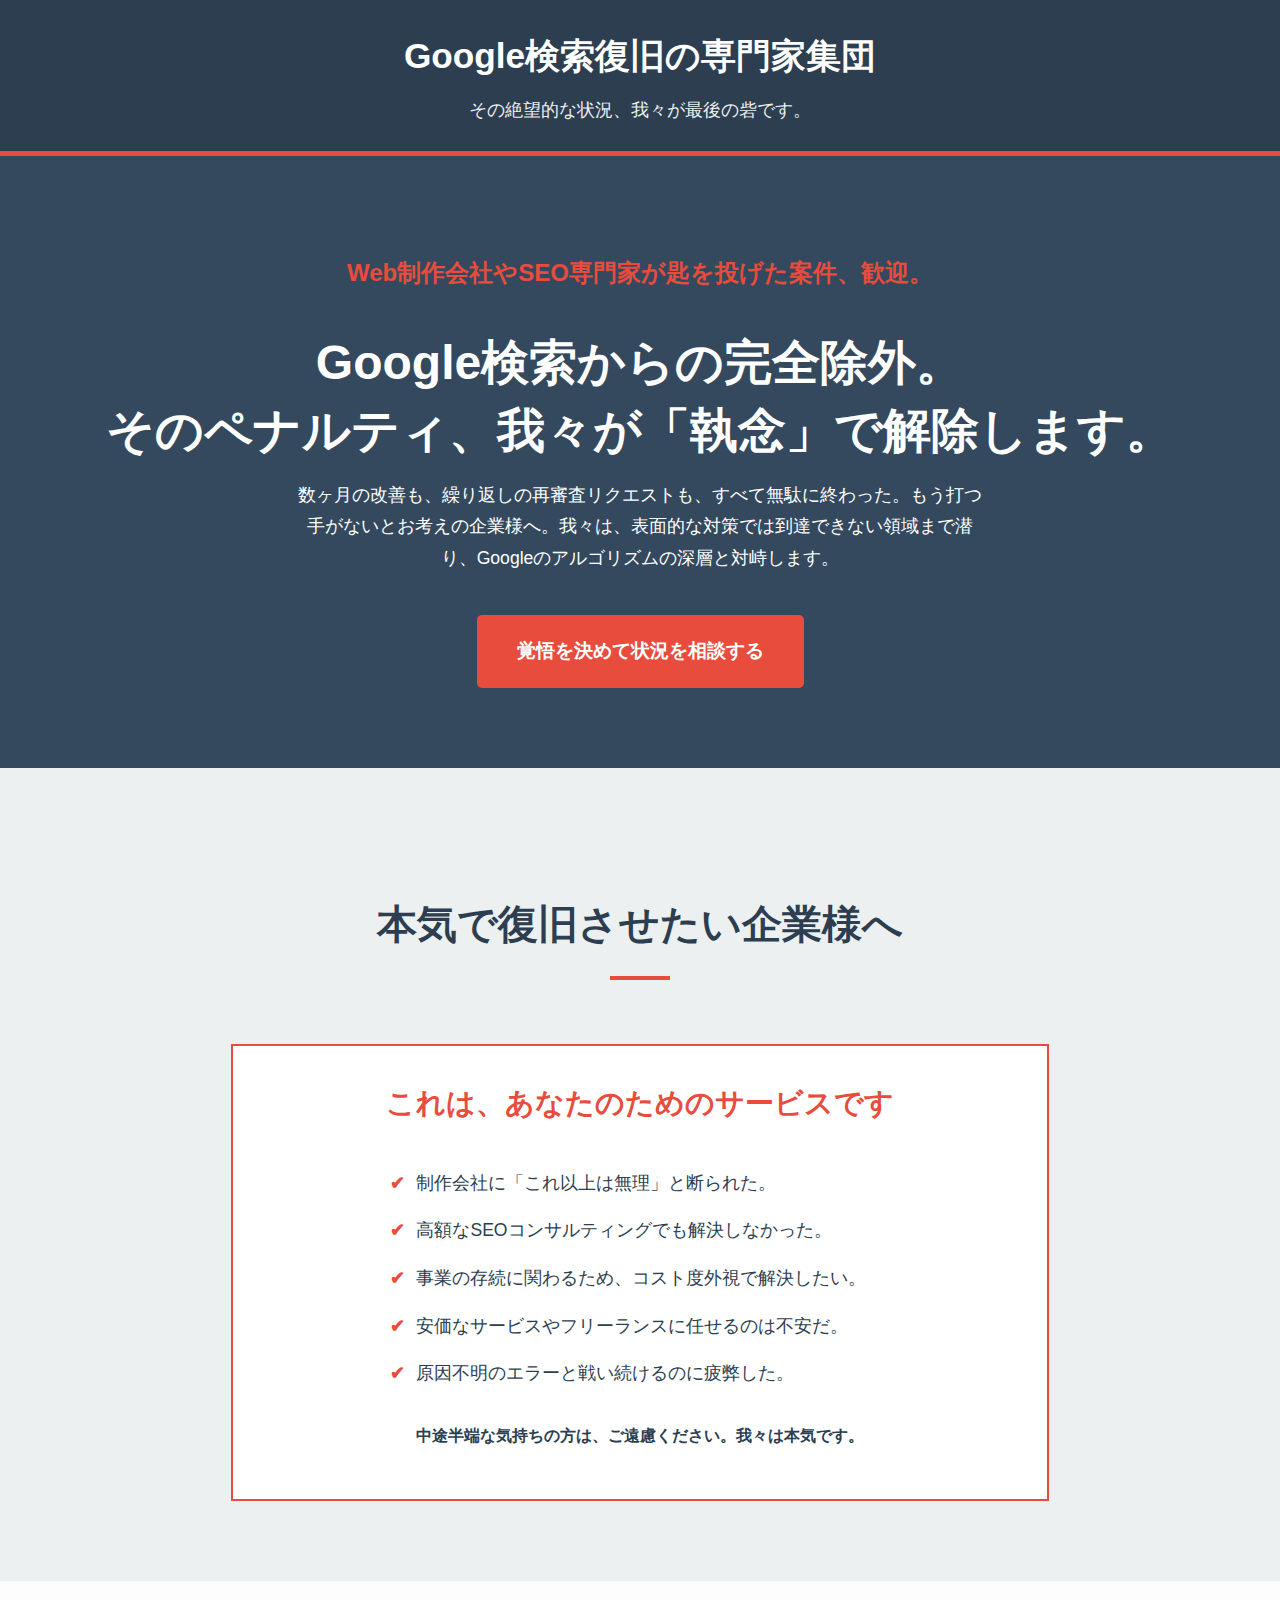
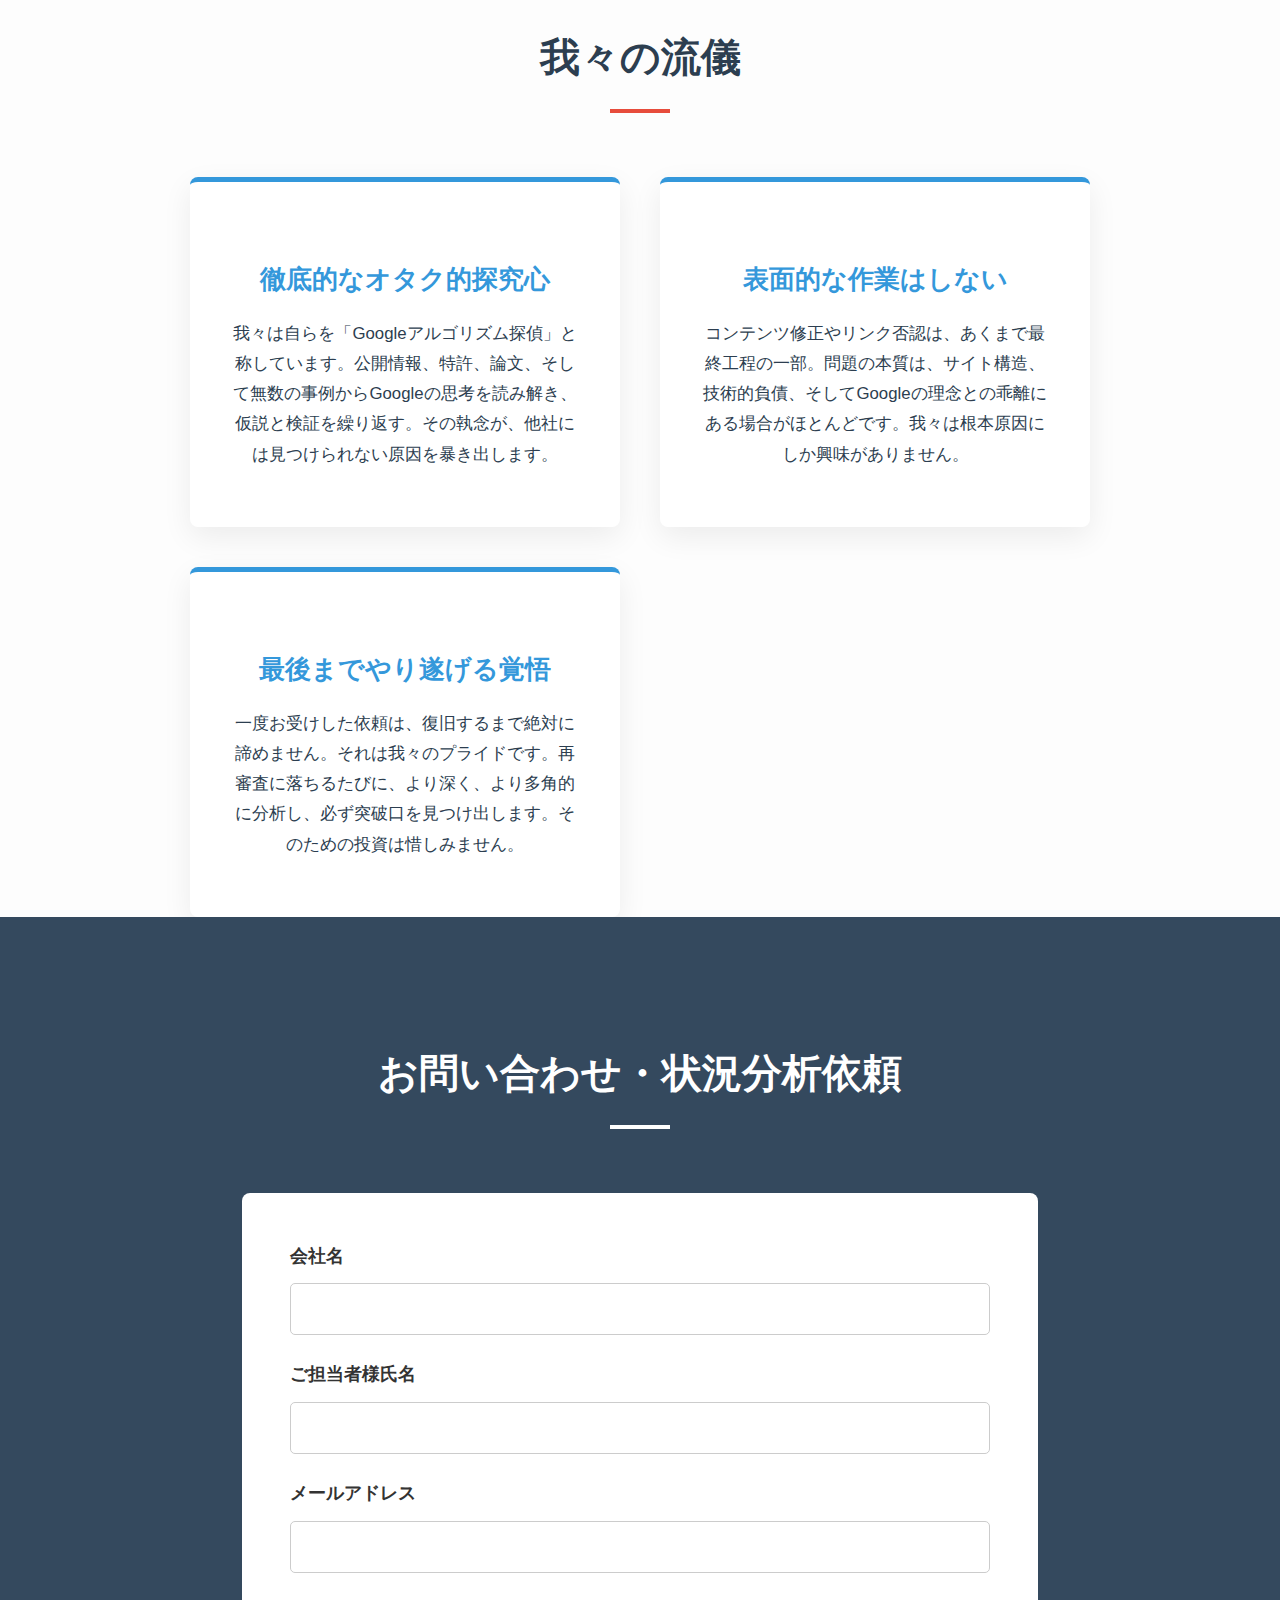
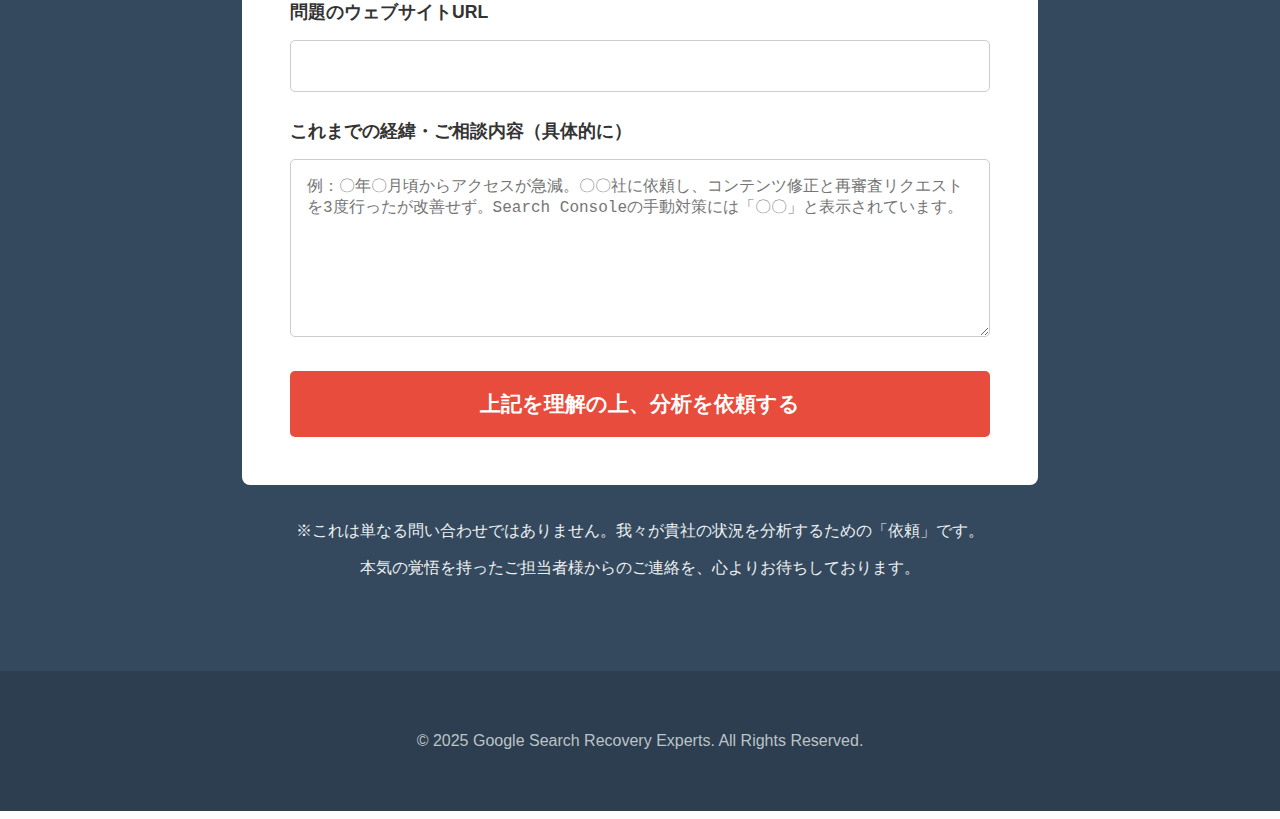
<file: index.html>
<!DOCTYPE html>
<html lang="ja">
<head>
    <meta charset="UTF-8">
    <meta name="viewport" content="width=device-width, initial-scale=1.0">
    <title>【最後の砦】Google検索ペナルティ復旧の専門家集団</title>
    <style>
        body { font-family: 'Hiragino Kaku Gothic ProN', 'Meiryo', sans-serif; line-height: 1.8; color: #2c3e50; margin: 0; padding: 0; background-color: #fdfdfd; }
        .container { max-width: 900px; margin: auto; overflow: hidden; padding: 0 2rem; }
        
        /* Header */
        header { background-color: #2c3e50; color: #fff; padding: 1.5rem 0; text-align: center; border-bottom: 5px solid #e74c3c; }
        header h1 { margin: 0; font-size: 2.2rem; font-weight: 900; }
        header p { margin: 0.5rem 0 0; font-size: 1.1rem; color: #ecf0f1; }

        /* Hero Section */
        .hero { background: #34495e; color: #fff; padding: 5rem 2rem; text-align: center; }
        .hero h2 { font-size: 3rem; margin-bottom: 1rem; line-height: 1.4; font-weight: 900; }
        .hero .subtitle { font-size: 1.5rem; margin-bottom: 2rem; color: #e74c3c; font-weight: bold; }
        .hero p { font-size: 1.1rem; max-width: 700px; margin: 0 auto 2.5rem auto; }
        .cta-button { background: #e74c3c; color: #fff; padding: 1.2rem 2.5rem; text-decoration: none; border-radius: 5px; font-weight: bold; font-size: 1.2rem; transition: background-color 0.3s, transform 0.3s; display: inline-block; }
        .cta-button:hover { background-color: #c0392b; transform: translateY(-3px); }

        /* Content Sections */
        section { padding: 5rem 0; }
        section h3 { text-align: center; font-size: 2.5rem; margin-bottom: 4rem; color: #2c3e50; font-weight: 800; position: relative; }
        section h3::after { content: ''; display: block; width: 60px; height: 4px; background: #e74c3c; margin: 1rem auto 0; }
        
        /* For Whom Section */
        .for-whom { background-color: #ecf0f1; }
        .for-whom-box { background: #fff; border: 2px solid #e74c3c; padding: 2rem; text-align: center; max-width: 750px; margin: 0 auto; }
        .for-whom-box h4 { font-size: 1.8rem; color: #e74c3c; margin-top: 0; }
        .for-whom-box ul { list-style: none; padding: 0; text-align: left; max-width: 500px; margin: 1.5rem auto; }
        .for-whom-box li { margin-bottom: 1rem; font-size: 1.1rem; padding-left: 1.5em; position: relative; }
        .for-whom-box li::before { content: '✔'; color: #e74c3c; position: absolute; left: 0; font-weight: bold; }

        /* Philosophy Section */
        .philosophy-grid { display: grid; grid-template-columns: repeat(auto-fit, minmax(280px, 1fr)); gap: 2.5rem; }
        .philosophy-item { background: #fff; padding: 2.5rem; border-radius: 8px; box-shadow: 0 10px 30px rgba(0,0,0,0.07); text-align: center; border-top: 5px solid #3498db; }
        .philosophy-item h4 { font-size: 1.6rem; color: #3498db; margin-bottom: 1rem; }
        .philosophy-item p { font-size: 1.05rem; }

        /* Contact Section */
        .contact-section { background-color: #34495e; color: #fff; }
        .contact-section h3 { color: #fff; }
        .contact-section h3::after { background: #fff; }
        .contact-form { background: #fff; color: #333; padding: 3rem; border-radius: 8px; max-width: 700px; margin: auto; }
        .form-group { margin-bottom: 1.5rem; }
        .form-group label { display: block; margin-bottom: .7rem; font-weight: bold; font-size: 1.1rem; }
        .form-group input, .form-group textarea { width: 100%; padding: 1rem; border: 1px solid #ccc; border-radius: 5px; box-sizing: border-box; font-size: 1rem; }
        .form-group textarea { resize: vertical; }
        .submit-button { display: block; width: 100%; background: #e74c3c; color: #fff; padding: 1.2rem; border: none; border-radius: 5px; font-size: 1.3rem; cursor: pointer; transition: background-color 0.3s; font-weight: bold; }
        .submit-button:hover { background: #c0392b; }
        .contact-note { text-align: center; margin-top: 2rem; color: #ecf0f1; }
        .contact-note p { margin: 0.5rem 0; }

        /* Footer */
        footer { background: #2c3e50; color: #bdc3c7; text-align: center; padding: 2.5rem 0; }
    </style>
</head>
<body>

    <header>
        <div class="container">
            <h1>Google検索復旧の専門家集団</h1>
            <p>その絶望的な状況、我々が最後の砦です。</p>
        </div>
    </header>

    <main>
        <section class="hero">
            <h2 class="subtitle">Web制作会社やSEO専門家が匙を投げた案件、歓迎。</h2>
            <h2>Google検索からの完全除外。<br>そのペナルティ、我々が「執念」で解除します。</h2>
            <p>数ヶ月の改善も、繰り返しの再審査リクエストも、すべて無駄に終わった。もう打つ手がないとお考えの企業様へ。我々は、表面的な対策では到達できない領域まで潜り、Googleのアルゴリズムの深層と対峙します。</p>
            <a href="#contact" class="cta-button">覚悟を決めて状況を相談する</a>
        </section>

        <section class="for-whom">
            <div class="container">
                <h3>本気で復旧させたい企業様へ</h3>
                <div class="for-whom-box">
                    <h4>これは、あなたのためのサービスです</h4>
                    <ul>
                        <li>制作会社に「これ以上は無理」と断られた。</li>
                        <li>高額なSEOコンサルティングでも解決しなかった。</li>
                        <li>事業の存続に関わるため、コスト度外視で解決したい。</li>
                        <li>安価なサービスやフリーランスに任せるのは不安だ。</li>
                        <li>原因不明のエラーと戦い続けるのに疲弊した。</li>
                    </ul>
                    <p style="font-weight: bold; margin-top: 2rem;">中途半端な気持ちの方は、ご遠慮ください。我々は本気です。</p>
                </div>
            </div>
        </section>

        <section id="philosophy" class="container">
            <h3>我々の流儀</h3>
            <div class="philosophy-grid">
                <div class="philosophy-item">
                    <h4>徹底的なオタク的探究心</h4>
                    <p>我々は自らを「Googleアルゴリズム探偵」と称しています。公開情報、特許、論文、そして無数の事例からGoogleの思考を読み解き、仮説と検証を繰り返す。その執念が、他社には見つけられない原因を暴き出します。</p>
                </div>
                <div class="philosophy-item">
                    <h4>表面的な作業はしない</h4>
                    <p>コンテンツ修正やリンク否認は、あくまで最終工程の一部。問題の本質は、サイト構造、技術的負債、そしてGoogleの理念との乖離にある場合がほとんどです。我々は根本原因にしか興味がありません。</p>
                </div>
                <div class="philosophy-item">
                    <h4>最後までやり遂げる覚悟</h4>
                    <p>一度お受けした依頼は、復旧するまで絶対に諦めません。それは我々のプライドです。再審査に落ちるたびに、より深く、より多角的に分析し、必ず突破口を見つけ出します。そのための投資は惜しみません。</p>
                </div>
            </div>
        </section>

        <section id="contact" class="contact-section">
            <div class="container">
                <h3>お問い合わせ・状況分析依頼</h3>
                <div class="contact-form">
                    <form action="#" method="POST">
                        <div class="form-group">
                            <label for="company">会社名</label>
                            <input type="text" id="company" name="company" required>
                        </div>
                        <div class="form-group">
                            <label for="name">ご担当者様氏名</label>
                            <input type="text" id="name" name="name" required>
                        </div>
                        <div class="form-group">
                            <label for="email">メールアドレス</label>
                            <input type="email" id="email" name="email" required>
                        </div>
                        <div class="form-group">
                            <label for="website">問題のウェブサイトURL</label>
                            <input type="url" id="website" name="website" required>
                        </div>
                        <div class="form-group">
                            <label for="message">これまでの経緯・ご相談内容（具体的に）</label>
                            <textarea id="message" name="message" rows="8" placeholder="例：〇年〇月頃からアクセスが急減。〇〇社に依頼し、コンテンツ修正と再審査リクエストを3度行ったが改善せず。Search Consoleの手動対策には「〇〇」と表示されています。" required></textarea>
                        </div>
                        <button type="submit" class="submit-button">上記を理解の上、分析を依頼する</button>
                    </form>
                </div>
                <div class="contact-note">
                    <p>※これは単なる問い合わせではありません。我々が貴社の状況を分析するための「依頼」です。</p>
                    <p>本気の覚悟を持ったご担当者様からのご連絡を、心よりお待ちしております。</p>
                </div>
            </div>
        </section>
    </main>

    <footer>
        <div class="container">
            <p>&copy; 2025 Google Search Recovery Experts. All Rights Reserved.</p>
        </div>
    </footer>

</body>
</html>
</file>
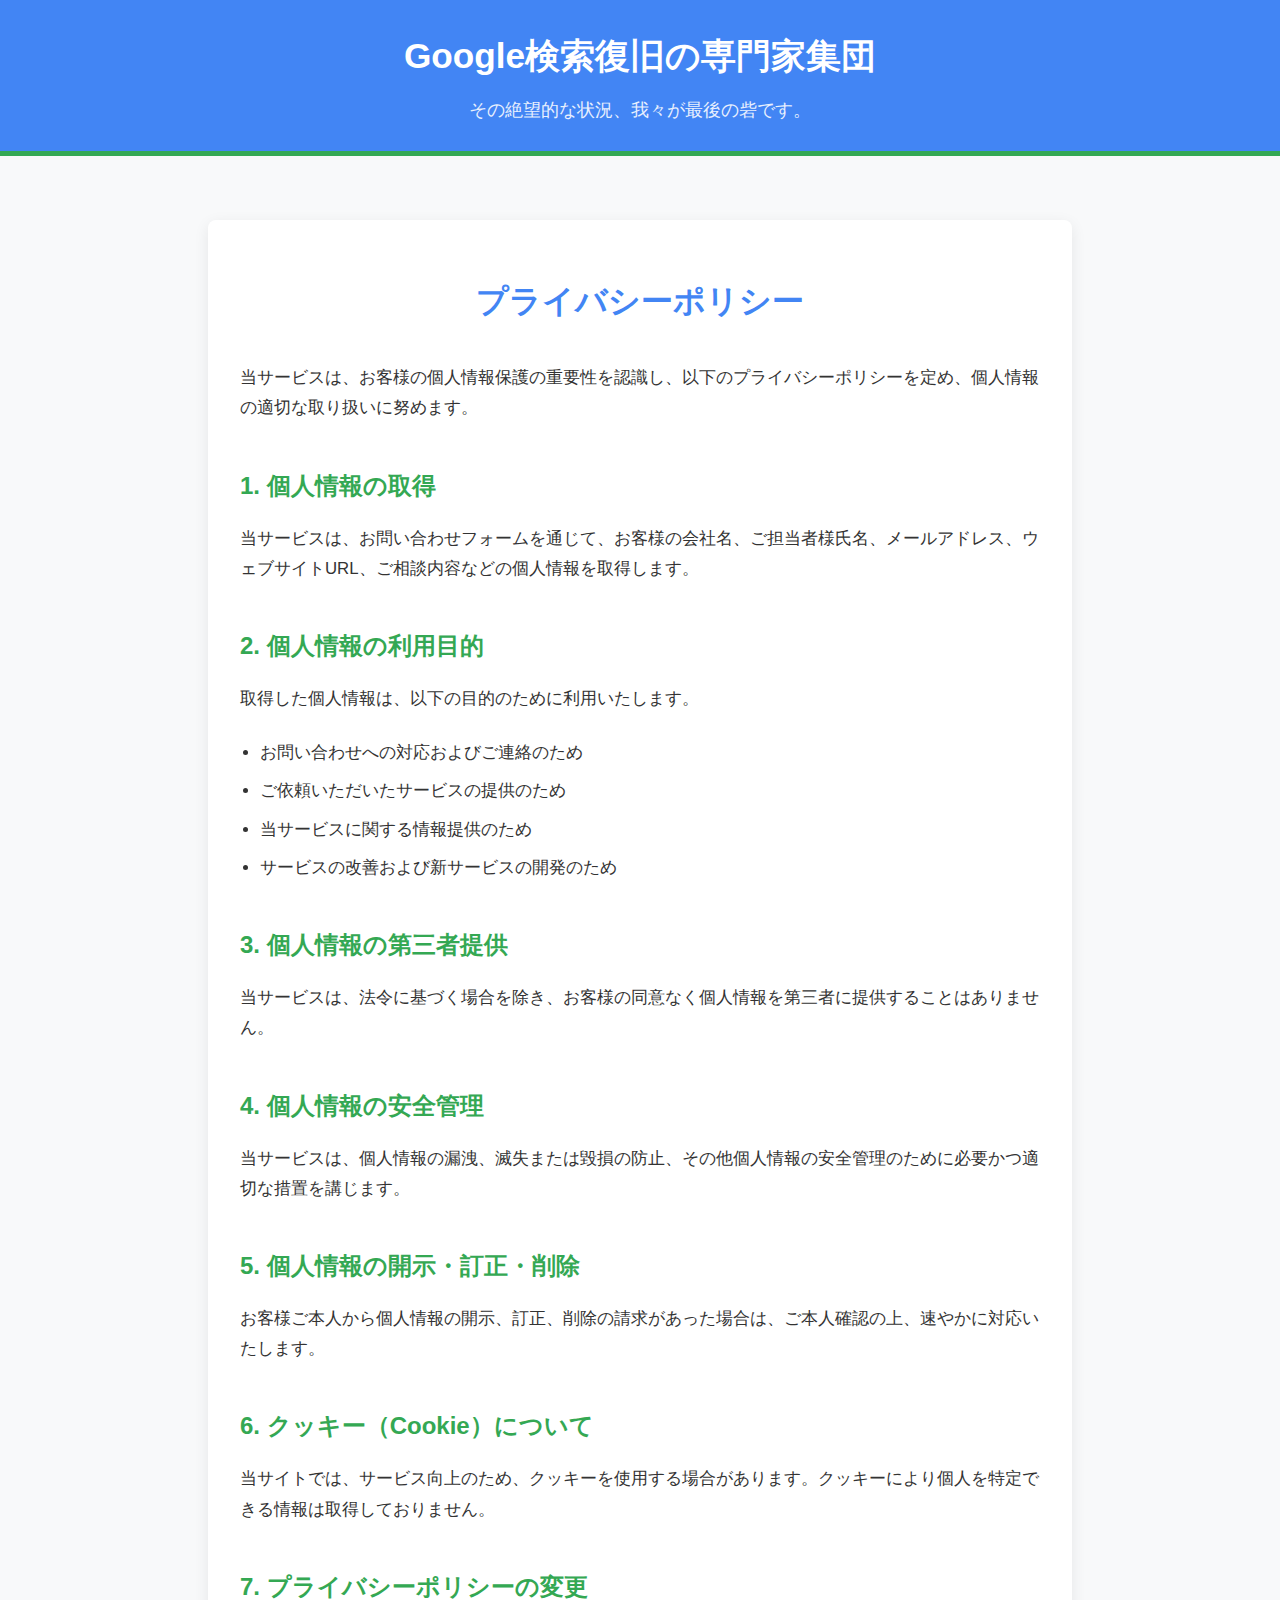
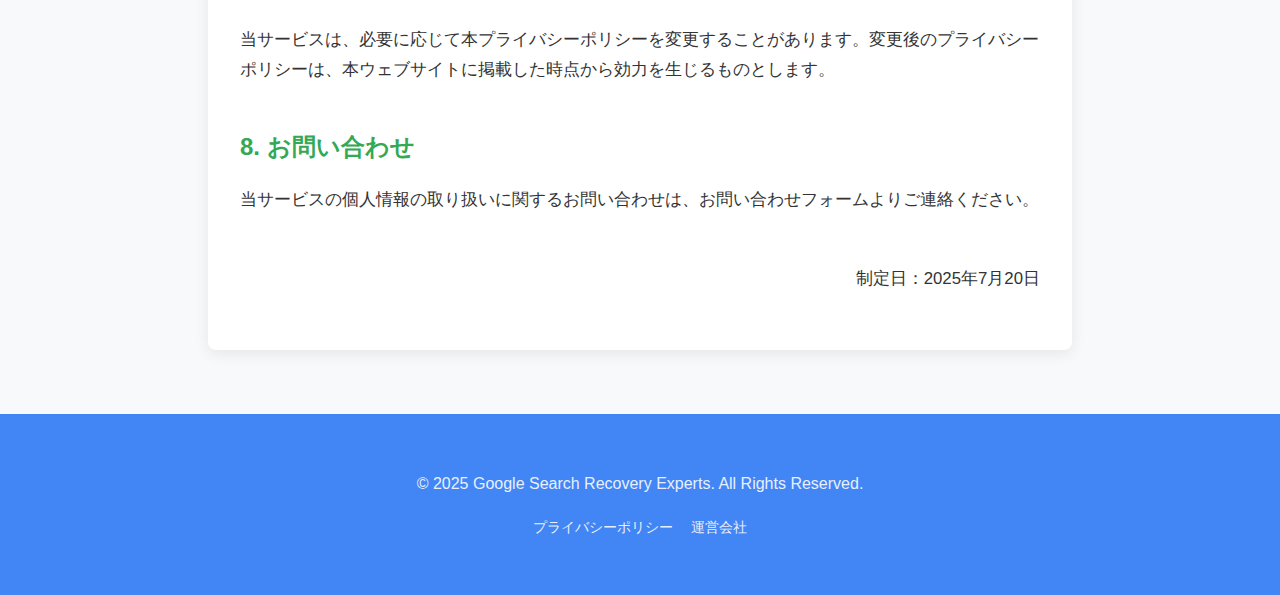
<file: privacy-policy.html>
<!DOCTYPE html>
<html lang="ja">
<head>
    <meta charset="UTF-8">
    <meta name="viewport" content="width=device-width, initial-scale=1.0">
    <title>プライバシーポリシー - Google検索ペナルティ復旧の専門家集団</title>
    <link rel="stylesheet" href="css/styles.css">
    <style>
        /* privacy-policy.html specific styles */
        .privacy-content {
            max-width: 800px;
            margin: 4rem auto;
            padding: 2rem;
            background-color: #fff;
            border-radius: 8px;
            box-shadow: 0 4px 15px rgba(0,0,0,0.08);
        }
        .privacy-content h1 {
            color: #4285F4;
            text-align: center;
            margin-bottom: 2rem;
        }
        .privacy-content h2 {
            color: #34A853;
            margin-top: 2.5rem;
            margin-bottom: 1rem;
        }
        .privacy-content p, .privacy-content ul {
            font-size: 1.05rem;
            line-height: 1.8;
            color: #333;
            margin-bottom: 1.5rem;
        }
        .privacy-content ul {
            list-style-type: disc;
            padding-left: 20px;
        }
        .privacy-content li {
            margin-bottom: 0.5rem;
        }
    </style>
</head>
<body>

    <header>
        <div class="container">
            <h1>Google検索復旧の専門家集団</h1>
            <p>その絶望的な状況、我々が最後の砦です。</p>
        </div>
    </header>

    <main>
        <section class="container">
            <div class="privacy-content">
                <h1>プライバシーポリシー</h1>
                <p>当サービスは、お客様の個人情報保護の重要性を認識し、以下のプライバシーポリシーを定め、個人情報の適切な取り扱いに努めます。</p>

                <h2>1. 個人情報の取得</h2>
                <p>当サービスは、お問い合わせフォームを通じて、お客様の会社名、ご担当者様氏名、メールアドレス、ウェブサイトURL、ご相談内容などの個人情報を取得します。</p>

                <h2>2. 個人情報の利用目的</h2>
                <p>取得した個人情報は、以下の目的のために利用いたします。</p>
                <ul>
                    <li>お問い合わせへの対応およびご連絡のため</li>
                    <li>ご依頼いただいたサービスの提供のため</li>
                    <li>当サービスに関する情報提供のため</li>
                    <li>サービスの改善および新サービスの開発のため</li>
                </ul>

                <h2>3. 個人情報の第三者提供</h2>
                <p>当サービスは、法令に基づく場合を除き、お客様の同意なく個人情報を第三者に提供することはありません。</p>

                <h2>4. 個人情報の安全管理</h2>
                <p>当サービスは、個人情報の漏洩、滅失または毀損の防止、その他個人情報の安全管理のために必要かつ適切な措置を講じます。</p>

                <h2>5. 個人情報の開示・訂正・削除</h2>
                <p>お客様ご本人から個人情報の開示、訂正、削除の請求があった場合は、ご本人確認の上、速やかに対応いたします。</p>

                <h2>6. クッキー（Cookie）について</h2>
                <p>当サイトでは、サービス向上のため、クッキーを使用する場合があります。クッキーにより個人を特定できる情報は取得しておりません。</p>

                <h2>7. プライバシーポリシーの変更</h2>
                <p>当サービスは、必要に応じて本プライバシーポリシーを変更することがあります。変更後のプライバシーポリシーは、本ウェブサイトに掲載した時点から効力を生じるものとします。</p>

                <h2>8. お問い合わせ</h2>
                <p>当サービスの個人情報の取り扱いに関するお問い合わせは、お問い合わせフォームよりご連絡ください。</p>

                <p style="text-align: right; margin-top: 3rem;">制定日：2025年7月20日</p>
            </div>
        </section>
    </main>

    <footer>
        <div class="container">
            <p>&copy; 2025 Google Search Recovery Experts. All Rights Reserved.</p>
            <p style="font-size: 0.9em; margin-top: 1em;">
                <a href="privacy-policy.html" style="color: #e8f0fe; text-decoration: none; margin-right: 1em;">プライバシーポリシー</a>
                <a href="https://cntsv.jp" target="_blank" rel="noopener noreferrer" style="color: #e8f0fe; text-decoration: none;">運営会社</a>
            </p>
        </div>
    </footer>

</body>
</html>
</file>
<file: css/styles.css>
body { font-family: 'Hiragino Kaku Gothic ProN', 'Meiryo', sans-serif; line-height: 1.8; color: #212529; margin: 0; padding: 0; background-color: #f8f9fa; }
.container { max-width: 900px; margin: auto; overflow: hidden; padding: 0 2rem; }

/* Header */
header { background-color: #4285F4; color: #fff; padding: 1.5rem 0; text-align: center; border-bottom: 5px solid #34A853; }
header h1 { margin: 0; font-size: 2.2rem; font-weight: 900; }
header p { margin: 0.5rem 0 0; font-size: 1.1rem; color: #e8f0fe; }

/* Hero Section */
.hero {
    background: linear-gradient(rgba(66, 133, 244, 0.8), rgba(66, 133, 244, 0.8)), url('https://images.unsplash.com/photo-1518770660439-4636190af324?ixlib=rb-4.0.3&ixid=M3wxMjA3fDB8MHxwaG90by1wYWdlfHx8fGVufDB8fHx8fA%3D%3D&auto=format&fit=crop&w=1920&q=80') no-repeat center center;
    background-size: cover;
    background-blend-mode: multiply;
    color: #fff;
    padding: 5rem 2rem;
    text-align: center;
}
.hero h2 { font-size: 3rem; margin-bottom: 1rem; line-height: 1.4; font-weight: 900; }
.hero .subtitle { font-size: 1.5rem; margin-bottom: 2rem; color: #FBBC05; font-weight: bold; }
.hero p { font-size: 1.1rem; max-width: 700px; margin: 0 auto 2.5rem auto; }
.cta-button { background: #34A853; color: #fff; padding: 1.2rem 2.5rem; text-decoration: none; border-radius: 5px; font-weight: bold; font-size: 1.2rem; transition: background-color 0.3s, transform 0.3s; display: inline-block; }
.cta-button:hover { background-color: #2E8B57; transform: translateY(-3px); }

/* Content Sections */
section { padding: 5rem 0; }
section h3 { text-align: center; font-size: 2.5rem; margin-bottom: 4rem; color: #4285F4; font-weight: 800; position: relative; }
section h3::after { content: ''; display: block; width: 60px; height: 4px; background: #EA4335; margin: 1rem auto 0; }

/* For Whom Section */
.for-whom { background-color: #e8f0fe; }
.for-whom-box { background: #fff; border: 2px solid #4285F4; padding: 2rem; text-align: center; max-width: 750px; margin: 0 auto; }
.for-whom-box h4 { font-size: 1.8rem; color: #4285F4; margin-top: 0; }
.for-whom-box ul { list-style: none; padding: 0; text-align: left; max-width: 500px; margin: 1.5rem auto; }
.for-whom-box li { margin-bottom: 1rem; font-size: 1.1rem; padding-left: 1.5em; position: relative; }
.for-whom-box li::before { content: '✔'; color: #34A853; position: absolute; left: 0; font-weight: bold; }

/* Philosophy Section */
.philosophy-grid { display: grid; grid-template-columns: repeat(auto-fit, minmax(280px, 1fr)); gap: 2.5rem; }
.philosophy-item { background: #fff; padding: 2.5rem; border-radius: 8px; box-shadow: 0 10px 30px rgba(0,0,0,0.07); text-align: center; border-top: 5px solid #FBBC05; }
.philosophy-item h4 { font-size: 1.6rem; color: #FBBC05; margin-bottom: 1rem; }
.philosophy-item p { font-size: 1.05rem; }

/* Contact Section */
.contact-section { background-color: #4285F4; color: #fff; }
.contact-section h3 { color: #fff; }
.contact-section h3::after { background: #fff; }
.contact-form { background: #fff; color: #333; padding: 3rem; border-radius: 8px; max-width: 700px; margin: auto; }
.form-group { margin-bottom: 1.5rem; }
.form-group label { display: block; margin-bottom: .7rem; font-weight: bold; font-size: 1.1rem; }
.form-group input, .form-group textarea { width: 100%; padding: 1rem; border: 1px solid #ccc; border-radius: 5px; box-sizing: border-box; font-size: 1rem; }
.form-group textarea { resize: vertical; }
.submit-button { display: block; width: 100%; background: #EA4335; color: #fff; padding: 1.2rem; border: none; border-radius: 5px; font-size: 1.3rem; cursor: pointer; transition: background-color 0.3s; font-weight: bold; }
.submit-button:hover { background: #D93025; }
.contact-note { text-align: center; margin-top: 2rem; color: #e8f0fe; }
.contact-note p { margin: 0.5rem 0; }

/* Footer */
footer { background: #4285F4; color: #e8f0fe; text-align: center; padding: 2.5rem 0; }
</file>
